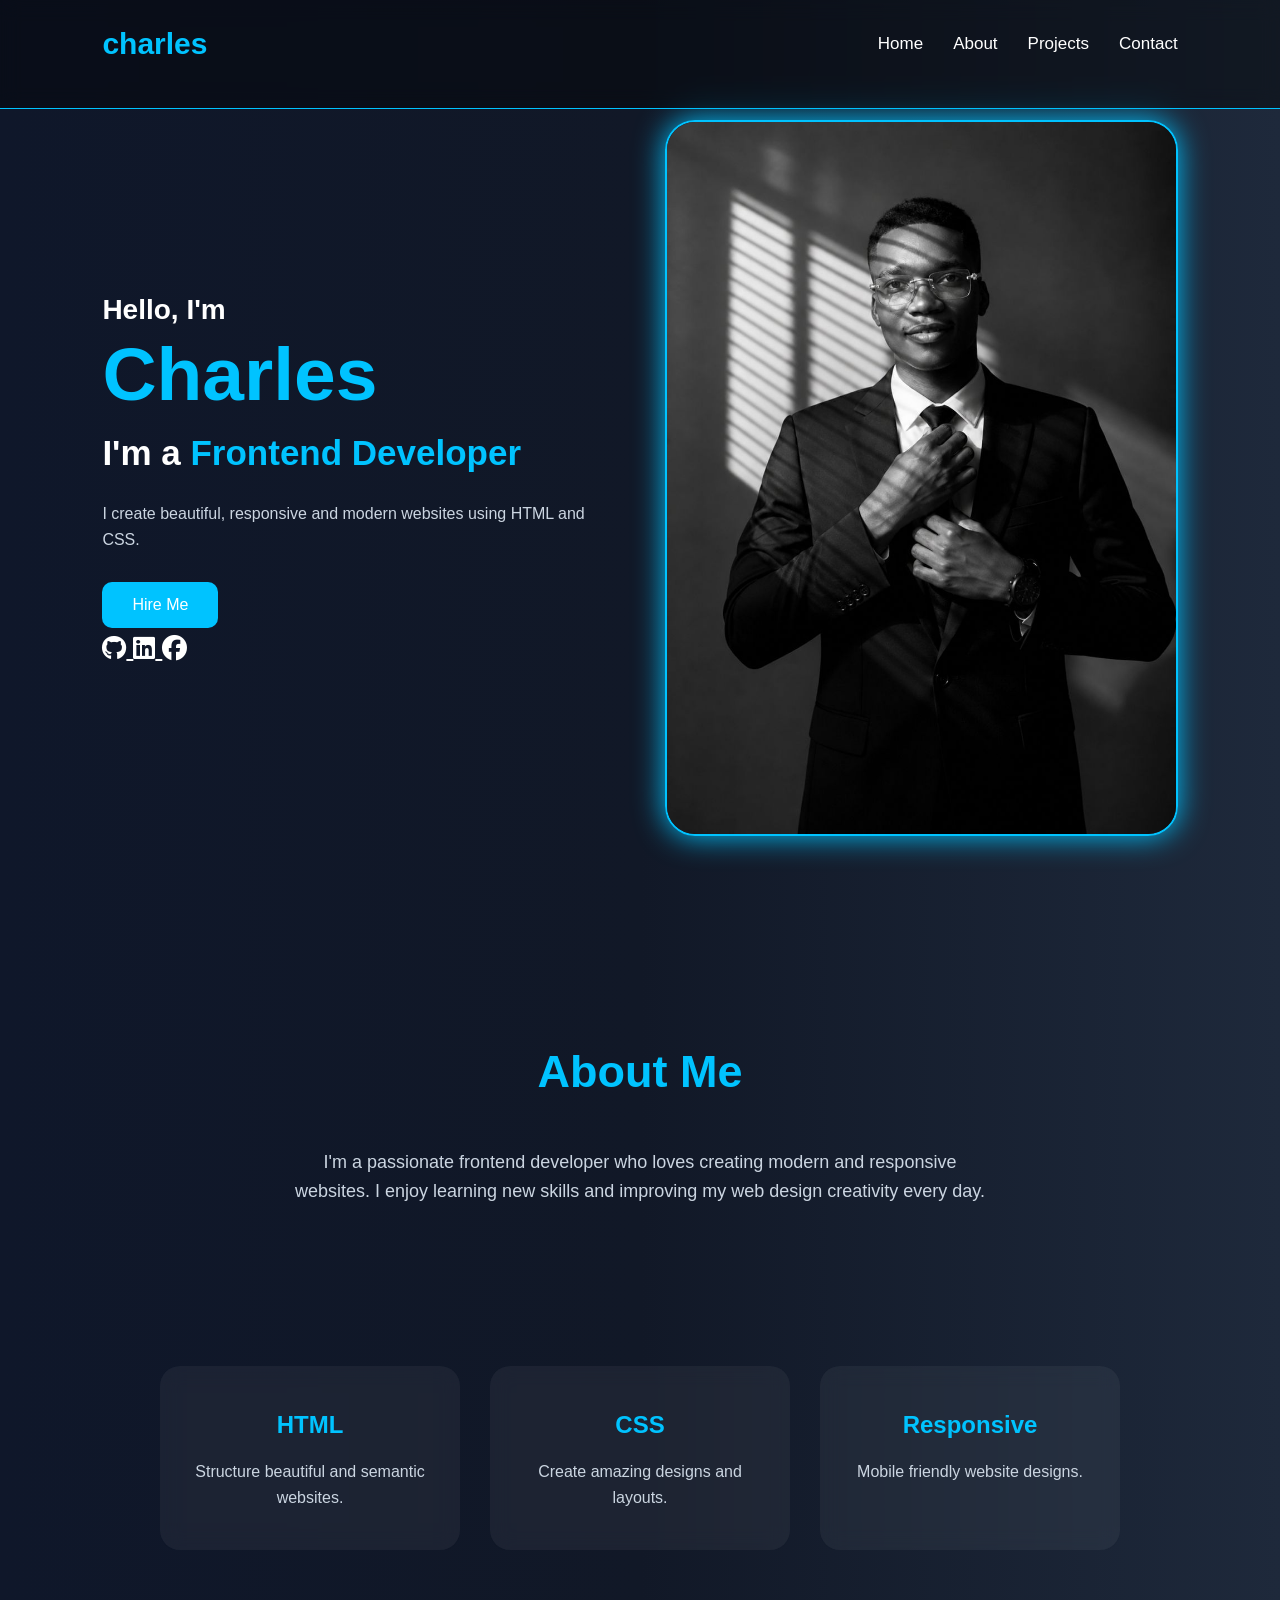
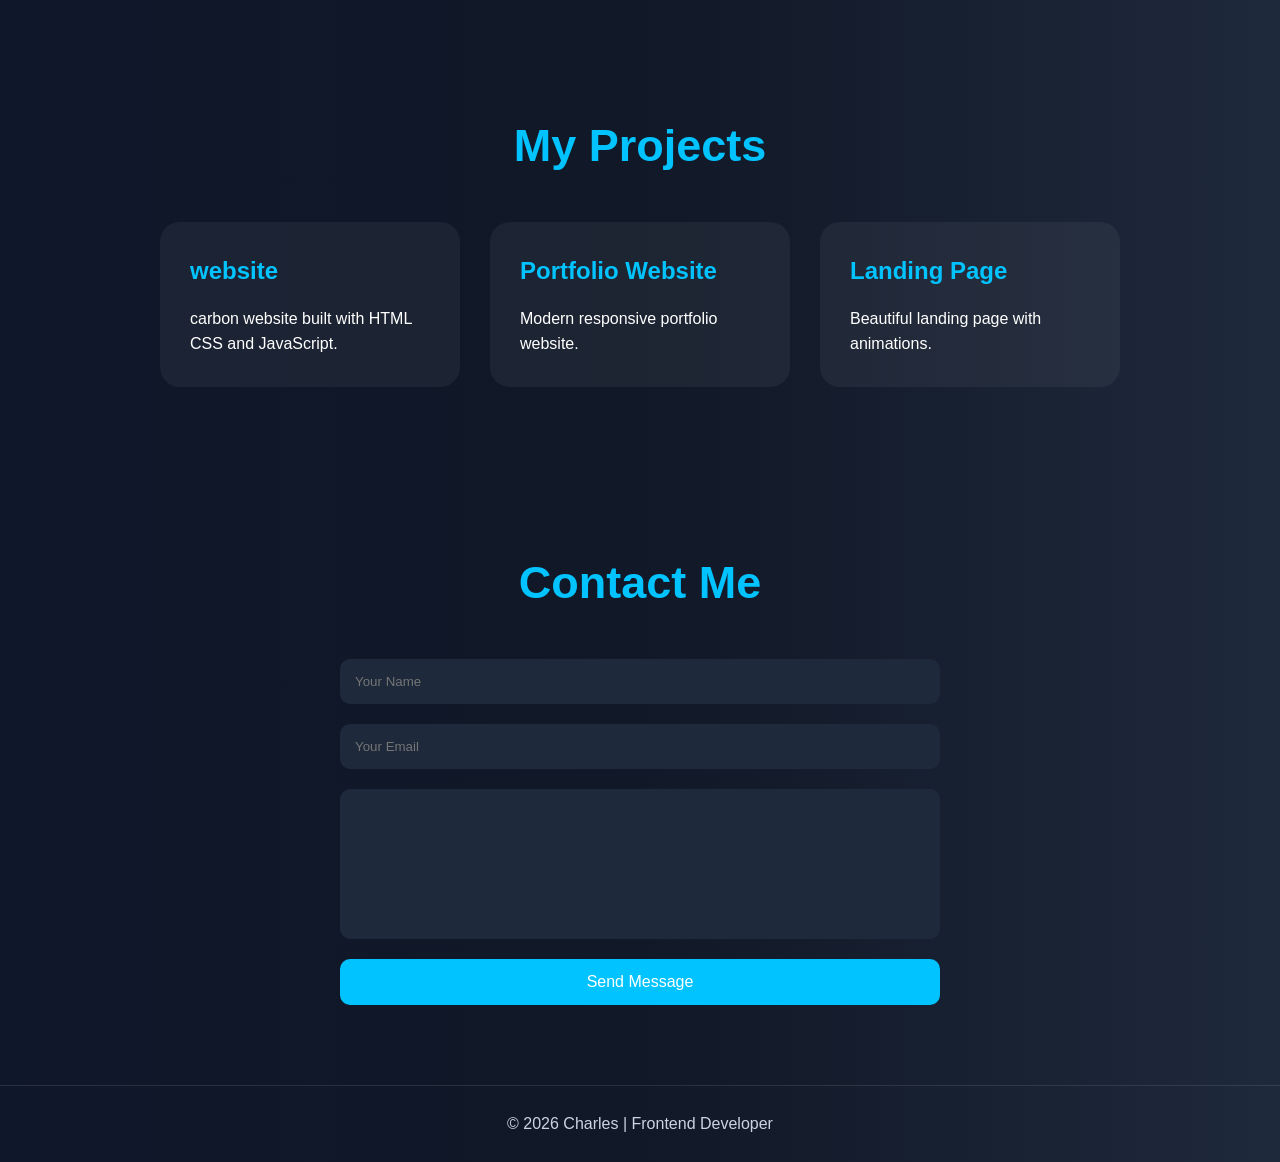
<file: index.html>
<!DOCTYPE html>
<html lang="en">

<head>
  <meta charset="UTF-8" />
  <meta name="viewport" content="width=device-width, initial-scale=1.0" />
  <title>Charles | Portfolio</title>
  <link rel="stylesheet" href="charle.css">
  <link rel="stylesheet" href="https://cdnjs.cloudflare.com/ajax/libs/font-awesome/6.5.1/css/all.min.css" />
</head>

<body>

  <!-- Navbar -->
  <header>
    <nav>
      <h1 class="logo">charles</h1>

      <ul>
        <li><a href="#">Home</a></li>
        <li><a href="#about">About</a></li>
        <li><a href="#projects">Projects</a></li>
        <li><a href="#contact">Contact</a></li>
      </ul>
    </nav>
  </header>

  <!-- Hero Section -->
  <section class="hero">

    <!-- Left Content -->
    <div class="content">

      <h3>Hello, I'm</h3>

      <h1>Charles</h1>

      <h2>
        I'm a
        <span class="typing"></span>
      </h2>

      <p>
        I create beautiful, responsive and modern
        websites using HTML and CSS.
      </p>

      <!-- Buttons -->
      <div class="buttons">
        <button class="hire-btn">Hire Me</button>

        <!-- <button class="cv-btn">
          Download CV
        </button> -->
      </div>

      <!-- Social Icons -->
      <div class="socials">

        <a href="#">
          <i class="fab fa-github"></i>
        </a>

        <a href="#">
          <i class="fab fa-linkedin"></i>
        </a>

        <!-- <a href="#">
          < class="fiab fa-whatsapp"></i>
        </a> -->

        <a href="#">
          <i class="fab fa-facebook"></i>
        </a>

      </div>

    </div>

    <!-- Right Image -->
    <div class="image">
      <img src="./image/charles.jfif" alt="charles">
    </div>

  </section>

  <!-- About Section -->
  <section class="about" id="about">

    <h1 class="section-title">About Me</h1>

    <p>
      I'm a passionate frontend developer who loves
      creating modern and responsive websites.
      I enjoy learning new skills and improving my
      web design creativity every day.
    </p>

  </section>

  <!-- Services / Skills -->
  <section class="services" id="projects">

    <!-- Card 1 -->
    <div class="card">

      <h2>
        HTML
      </h2>

      <p>
        Structure beautiful and semantic websites.
      </p>

    </div>

    <!-- Card 2 -->
    <div class="card">

      <h2>
        CSS
      </h2>

      <p>
        Create amazing designs and layouts.
      </p>

    </div>

    <!-- Card 3 -->
    <div class="card">

      <h2>
        Responsive
      </h2>

      <p>
        Mobile friendly website designs.
      </p>

    </div>

  </section>

  <!-- Projects Section -->
  <section class="projects">

    <h1 class="section-title">
      My Projects
    </h1>

    <div class="project-container">

      <div class="project-box">
        <h2>website</h2>

        <p>
          carbon website built with HTML CSS
          and JavaScript.
        </p>
      </div>

      <div class="project-box">
        <h2>Portfolio Website</h2>

        <p>
          Modern responsive portfolio website.
        </p>
      </div>

      <div class="project-box">
        <h2>Landing Page</h2>

        <p>
          Beautiful landing page with animations.
        </p>
      </div>

    </div>

  </section>

  <!-- Contact -->
  <section class="contact" id="contact">

    <h1 class="section-title">
      Contact Me
    </h1>

    <form>

      <input type="text" placeholder="Your Name">

      <input type="email" placeholder="Your Email">

      <textarea placeholder="Your Message">
      </textarea>

      <button type="submit">
        Send Message
      </button>

    </form>

  </section>

  <!-- Footer -->
  <footer>

    <p>
      © 2026 Charles | Frontend Developer
    </p>

  </footer>

</body>

</html>
</file>
<file: charle.css>
/* RESET */
*{
    margin:0;
    padding:0;
    box-sizing:border-box;
}

html{
    scroll-behavior:smooth;
}

body{
    font-family:Arial, sans-serif;
    background:linear-gradient(to right,#0f172a,#111827,#1e293b);
    color:white;
    line-height:1.6;
}

/* NAVBAR */
header{
    width:100%;
    position:fixed;
    top:0;
    left:0;
    z-index:1000;
    background:rgba(0,0,0,0.4);
    backdrop-filter:blur(10px);
    border-bottom:1px solid #00c3ff;
}

nav{
    display:flex;
    justify-content:space-between;
    align-items:center;
    padding:20px 8%;
    margin-bottom: 20px;
}

.logo{
    font-size:30px;
    color: #00c3ff;
    font-weight: bold;z

}

nav ul{
    display:flex;
    list-style:none;
    gap:30px;
}

nav ul li a{
    text-decoration:none;
    color:white;
    transition:0.3s;
    font-size:17px;
}

nav ul li a:hover{
    color:#00c3ff;
}

/* HERO SECTION */
.hero{
    min-height:100vh;
    display:flex;
    justify-content:space-between;
    align-items:center;
    padding:120px 8%;
    gap:50px;
}

.content{
    flex:1;
}

.content h3{
    font-size:28px;
}

.content h1{
    font-size:75px;
    color:#00c3ff;
    line-height:1.1;
}

.content h2{
    font-size:35px;
    margin:10px 0;
}

.content p{
    margin-top:20px;
    max-width:500px;
    color:#cbd5e1;
}

/* TYPING EFFECT */
.typing::before{
    content:"Frontend Developer";
    color:#00c3ff;
    animation:changeText 7s infinite;
}

@keyframes changeText{

    0%{
        content:"Frontend Developer";
    }

    50%{
        content:"Web Designer";
    }

    100%{
/* :" content   UI Developer"; */
    }
}

/* BUTTONS */
.buttons{
    margin-top:30px;
    display:flex;
    gap:20px;
}

button{
    padding:14px 30px;
    border:none;
    border-radius:10px;
    cursor:pointer;
    font-size:16px;
    transition:0.4s;
}

.hire-btn{
    background:#00c3ff;
    color:white;
}



/* SOCIAL ICONS */
.social-links{
    margin-top:250px;
}

.socials a{
    color:white;
    font-size:25px;
    margin-left:0;
    transition:0.4s;
}

.socials a:hover{
    color:#00c3ff;
}

/* IMAGE */
.image{
    flex:1;
    display:flex;
    justify-content:center;
}

.image img{
    /* width:200px; */
    width: 100%;
    border-radius:30px;
    border:2px solid #00c3ff;
    box-shadow:0 0 30px #00c3ff;
    transition:0.4s;
}

.image img:hover{
    transform:scale(1.01);
}

/* SECTION TITLE */
.section-title{
    text-align:center;
    font-size:45px;
    margin-bottom:40px;
    color:#00c3ff;
}

/* ABOUT */
.about{
    padding:80px 8%;
    text-align:center;
}

.about p{
    max-width:700px;
    margin:auto;
    color:#cbd5e1;
    font-size:18px;
}

/* SERVICES */
.services{
    padding:80px 8%;
    display:flex;
    gap:30px;
    justify-content:center;
    flex-wrap:wrap;
}

/* CARDS */
.card{
    width:300px;
    background:rgba(255,255,255,0.05);
    padding:40px 30px;
    border-radius:20px;
    text-align:center;
    transition:0.4s;
    backdrop-filter:blur(10px);
}

.card h2{
    color:#00c3ff;
    margin-bottom:15px;
}

.card p{
    color:#cbd5e1;
}

.card:hover{
    transform:translateY(-10px);
    box-shadow:0 0 25px #00c3ff;
}

/* PROJECTS */
.projects{
    padding:80px 8%;
}

.project-container{
    display:flex;
    gap:30px;
    justify-content:center;
    flex-wrap:wrap;
}

.project-box{
    width:300px;
    padding:30px;
    border-radius:20px;
    background:rgba(255,255,255,0.05);
    transition:0.4s;
}

.project-box h2{
    color:#00c3ff;
    margin-bottom:15px;
}

.project-box:hover{
    transform:translateY(-10px);
    box-shadow:0 0 25px #00c3ff;
}

/* CONTACT */
.contact{
    padding:80px 8%;
}

form{
    max-width:600px;
    margin:auto;
    display:flex;
    flex-direction:column;
    gap:20px;
}

form input,
form textarea{
    padding:15px;
    border:none;
    border-radius:10px;
    background:#1e293b;
    color:white;
}

form textarea{
    height:150px;
    resize:none;
}

form button{
    background:#00c3ff;
    color:white;
}

/* FOOTER */
footer{
    text-align:center;
    padding:25px;
    border-top:1px solid rgba(255,255,255,0.1);
    color:#cbd5e1;
}

/* RESPONSIVE */
@media(max-width:900px){

    .hero{
        flex-direction:column;
        text-align:center;
    }

    .content p{
        margin:auto;
    }

    .buttons{
        justify-content:center;
    }

    .content h1{
        font-size:55px;
    }

    .content h2{
        font-size:28px;
    }

    .image img{
        width:280px;
    }
}

@media(max-width:600px){

    nav{
        flex-direction:column;
        gap:20px;
    }

    nav ul{
        gap:15px;
    }

    .content h1{
        font-size:45px;
    }

    .section-title{
        font-size:35px;
    }

    .card,
    .project-box{
        width:100%;
    }
}
</file>
